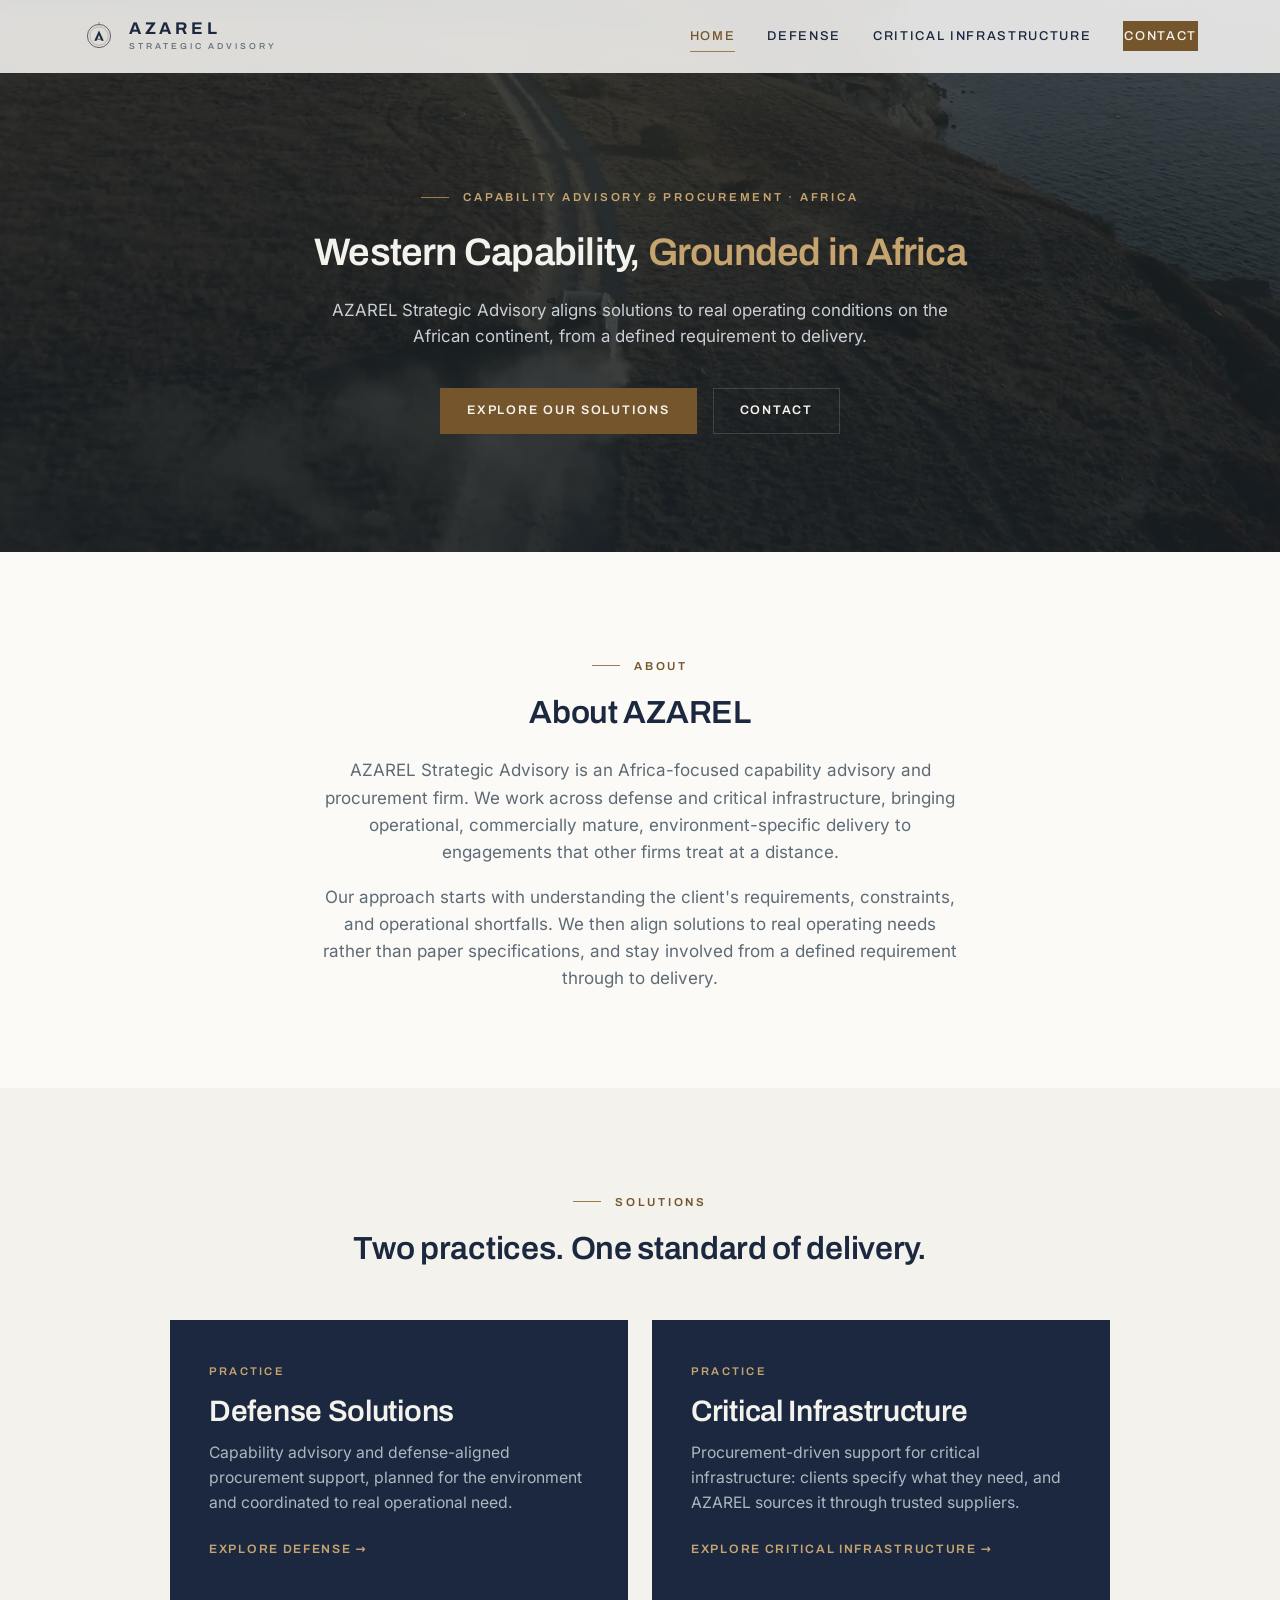
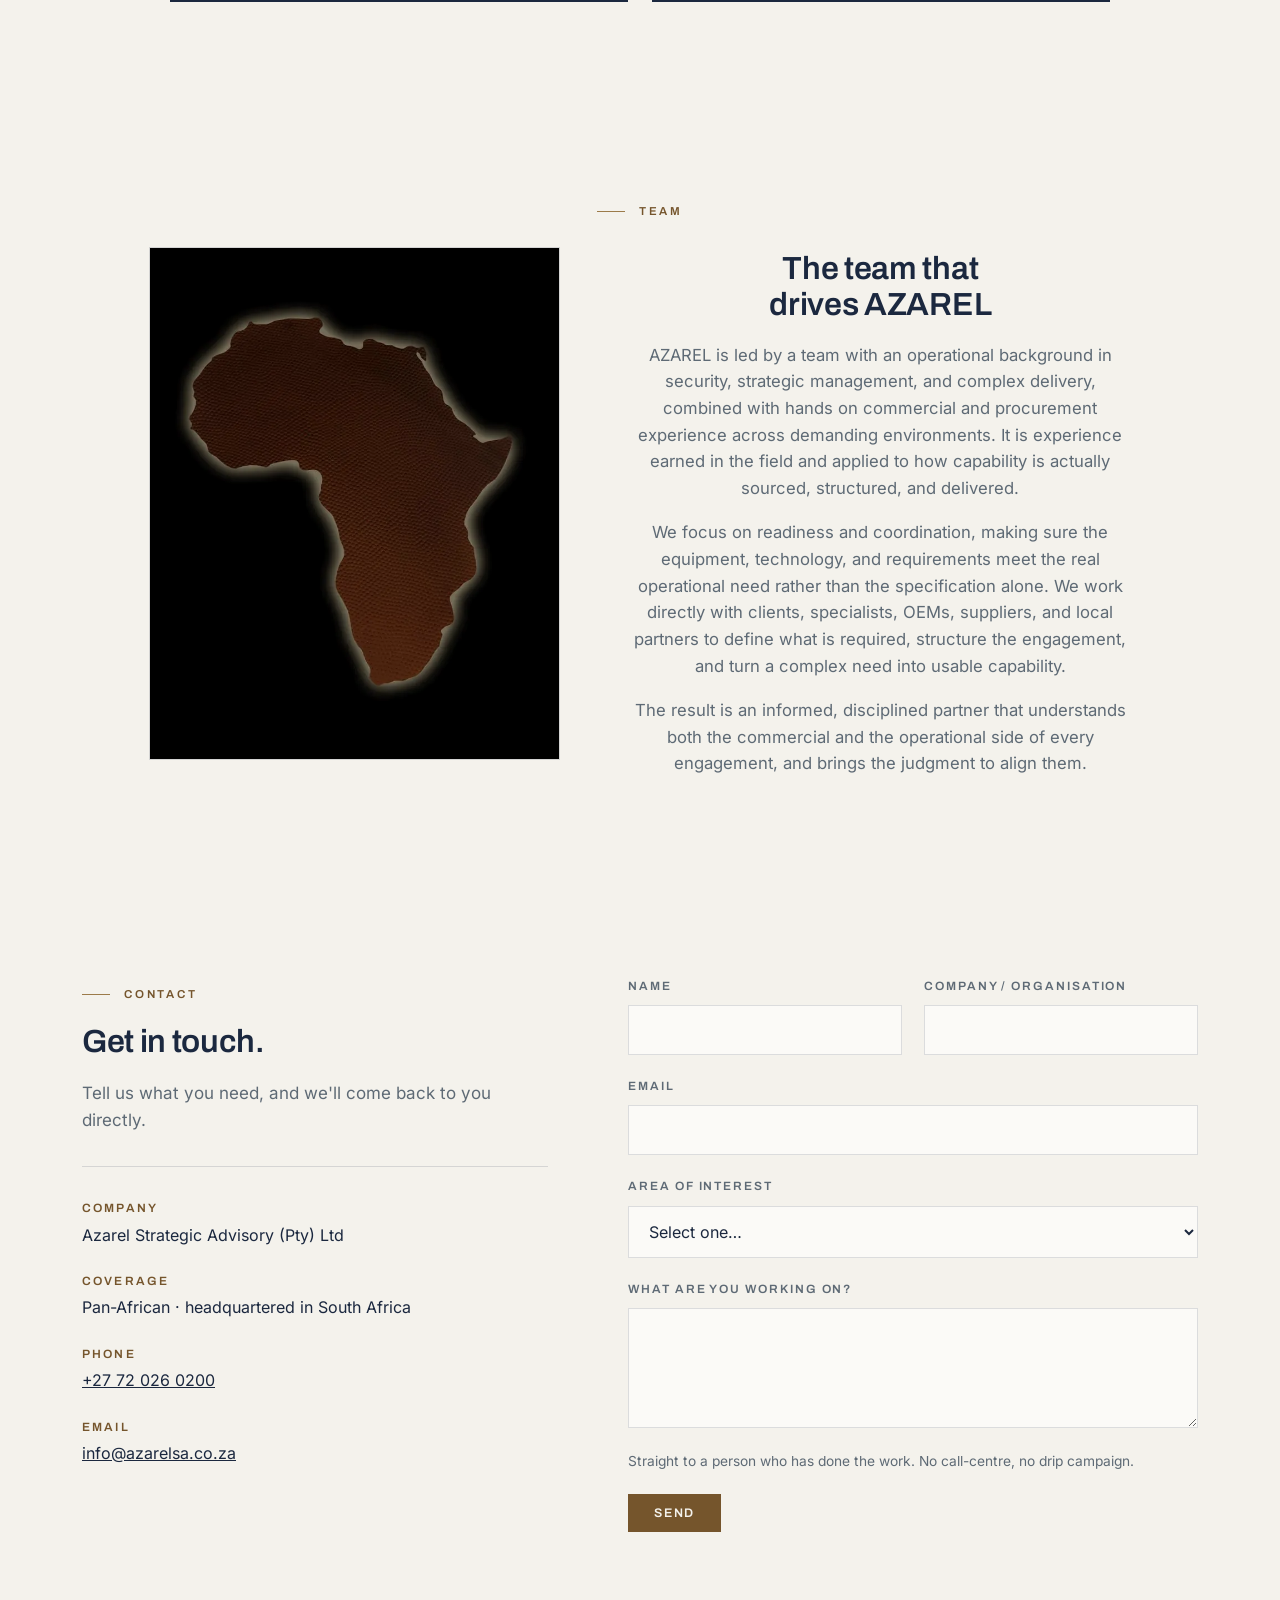
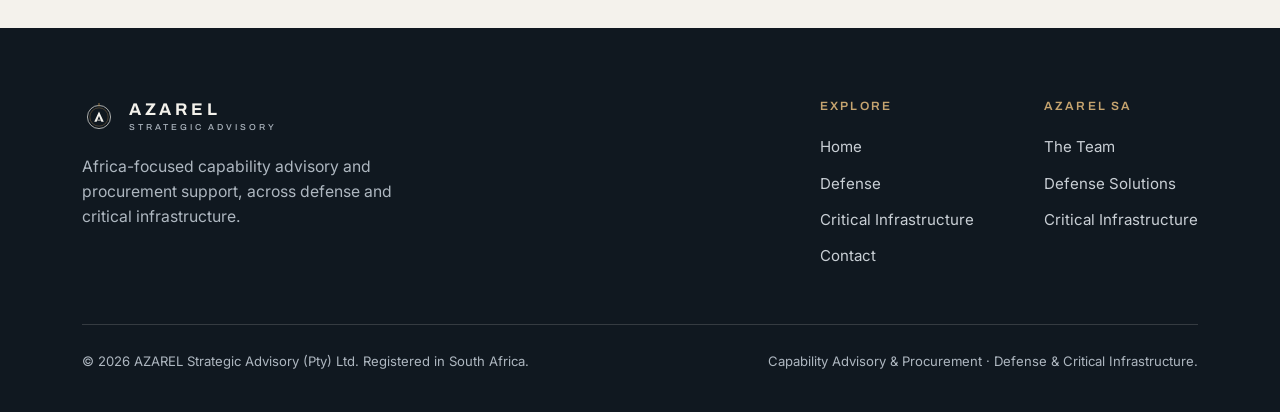
<file: index.html>
<!DOCTYPE html>
<html lang="en">
<head>
<meta charset="UTF-8">
<meta name="viewport" content="width=device-width, initial-scale=1.0">
<title>Defense &amp; Infrastructure Advisory in Africa | AZAREL</title>
<meta name="description" content="AZAREL Strategic Advisory is an Africa-focused capability advisory and procurement firm working across defense and critical infrastructure.">
<link rel="icon" href="data:image/svg+xml,%3Csvg xmlns='http://www.w3.org/2000/svg' viewBox='0 0 100 100'%3E%3Crect width='100' height='100' fill='%23101820'/%3E%3Ccircle cx='50' cy='50' r='34' fill='none' stroke='%23F4F2EC' stroke-width='3'/%3E%3Cpath d='M50 34 L64 64 L57 64 L50 47 L43 64 L36 64 Z' fill='%239C7B4A'/%3E%3C/svg%3E">
<meta property="og:type" content="website">
<meta property="og:site_name" content="AZAREL Strategic Advisory">
<meta property="og:title" content="Defense &amp; Infrastructure Advisory in Africa | AZAREL">
<meta property="og:description" content="AZAREL Strategic Advisory is an Africa-focused capability advisory and procurement firm working across defense and critical infrastructure.">
<meta property="og:image" content="https://azarelsa.com/assets/images/home-hero-poster.jpg">
<meta name="twitter:card" content="summary_large_image">
<meta name="twitter:image" content="https://azarelsa.com/assets/images/home-hero-poster.jpg">
<link rel="canonical" href="https://azarelsa.com/">
<meta property="og:url" content="https://azarelsa.com/">
<meta property="og:image:alt" content="Defense &amp; Infrastructure Advisory in Africa | AZAREL">
<meta name="twitter:title" content="Defense &amp; Infrastructure Advisory in Africa | AZAREL">
<meta name="twitter:description" content="AZAREL Strategic Advisory is an Africa-focused capability advisory and procurement firm working across defense and critical infrastructure.">
<link rel="preload" as="image" href="assets/images/home-hero-poster.webp" imagesrcset="assets/images/home-hero-poster-900.webp 900w, assets/images/home-hero-poster.webp 1600w" imagesizes="100vw" fetchpriority="high">
<link rel="preload" as="font" href="assets/fonts/archivo-latin-v1.woff2" type="font/woff2" crossorigin>
<link rel="preload" as="font" href="assets/fonts/inter-latin-v1.woff2" type="font/woff2" crossorigin>
<link rel="stylesheet" href="assets/css/site.css?v=seo-2">
<script type="application/ld+json">
{
  "@context": "https://schema.org",
  "@type": "Organization",
  "@id": "https://azarelsa.com/#organization",
  "name": "AZAREL Strategic Advisory",
  "legalName": "Azarel Strategic Advisory (Pty) Ltd",
  "url": "https://azarelsa.com/",
  "logo": "https://azarelsa.com/assets/images/azarel-logo.svg",
  "email": "info@azarelsa.co.za",
  "telephone": "+27720260200",
  "areaServed": "Africa"
}
</script>
</head>
<body>

<header class="nav" id="nav">
  <div class="nav-inner">
    <a href="/" class="brand" aria-label="AZAREL Strategic Advisory home">
      <svg class="mark" viewBox="0 0 100 100" fill="none" xmlns="http://www.w3.org/2000/svg" aria-hidden="true">
        <circle cx="50" cy="50" r="34" stroke="#1B283F" stroke-width="2"/><circle cx="50" cy="50" r="27" stroke="#9C7B4A" stroke-width="1.2"/>
        <rect x="48.6" y="9" width="2.8" height="10" fill="#9C7B4A"/><path d="M50 34 L64 64 L57 64 L50 47 L43 64 L36 64 Z" fill="#1B283F"/><rect x="45" y="58" width="10" height="2.4" fill="#1B283F"/>
      </svg>
      <span class="lockup"><span class="name">AZAREL</span><span class="sub">STRATEGIC ADVISORY</span></span>
    </a>
    <button class="nav-toggle" id="navToggle" aria-label="Toggle menu" aria-expanded="false" aria-controls="navLinks"><span></span><span></span><span></span></button>
    <nav class="nav-links" id="navLinks">
      <a href="/">Home</a>
      <a href="defense.html">Defense</a>
      <a href="critical-infrastructure.html">Critical Infrastructure</a>
      <a href="#contact" class="btn">Contact</a>
    </nav>
  </div>
</header>

<main id="top">

<!-- HERO / OVERVIEW -->
<!-- MEDIA: hero background video (assets/video/home-hero.mp4, vehicle driving, muted loop). Poster + navy fallback. -->
<section class="hero">
  <video class="hero-video" muted loop playsinline data-video preload="none" aria-hidden="true" tabindex="-1">
    <source data-src="assets/video/home-hero.mp4" type="video/mp4">
  </video>
  <img class="photo" src="assets/images/home-hero-poster.webp" srcset="assets/images/home-hero-poster-900.webp 900w, assets/images/home-hero-poster.webp 1600w" sizes="100vw" width="1600" height="900" alt="" fetchpriority="high" decoding="async">
  <div class="glow"></div>
  <div class="hero-inner">
    <span class="eyebrow">Capability Advisory &amp; Procurement · Africa</span>
    <h1>Western Capability, <span class="brass">Grounded in Africa</span></h1>
    <p class="support">AZAREL Strategic Advisory aligns solutions to real operating conditions on the African continent, from a defined requirement to delivery.</p>
    <div class="actions">
      <a href="#solutions" class="btn">Explore our solutions</a>
      <a href="#contact" class="btn ghost">Contact</a>
    </div>
  </div>
</section>

<!-- OVERVIEW -->
<section class="about-overview" id="about">
  <div class="wrap">
    <div class="sec-head">
      <span class="eyebrow">About</span>
      <h2>About AZAREL</h2>
    </div>
    <div class="prose">
      <p>AZAREL Strategic Advisory is an Africa-focused capability advisory and procurement firm. We work across defense and critical infrastructure, bringing operational, commercially mature, environment-specific delivery to engagements that other firms treat at a distance.</p>
      <p>Our approach starts with understanding the client's requirements, constraints, and operational shortfalls. We then align solutions to real operating needs rather than paper specifications, and stay involved from a defined requirement through to delivery.</p>
    </div>
  </div>
</section>

<!-- SOLUTIONS (two buttons) -->
<section class="solutions" id="solutions">
  <div class="wrap">
    <div class="sec-head">
      <span class="eyebrow">Solutions</span>
      <h2>Two practices. One standard of delivery.</h2>
    </div>
    <div class="sol-grid">
      <a class="sol-card" href="defense.html">
        <span class="sc-k">Practice</span>
        <h3>Defense Solutions</h3>
        <p>Capability advisory and defense-aligned procurement support, planned for the environment and coordinated to real operational need.</p>
        <span class="sc-go">Explore Defense →</span>
      </a>
      <a class="sol-card" href="critical-infrastructure.html">
        <span class="sc-k">Practice</span>
        <h3>Critical Infrastructure</h3>
        <p>Procurement-driven support for critical infrastructure: clients specify what they need, and AZAREL sources it through trusted suppliers.</p>
        <span class="sc-go">Explore Critical Infrastructure →</span>
      </a>
    </div>
  </div>
</section>

<!-- TEAM (main page only) -->
<section class="about" id="team">
  <div class="wrap">
    <span class="eyebrow">Team</span>
    <div class="about-media-grid">
      <!-- MEDIA: team feature image (assets/images/team-africa.jpg, portrait 2:3). -->
      <img class="about-figure" src="assets/images/team-africa.webp" loading="lazy" alt="A textured map of the African continent" width="736" height="1104">
      <div class="about-copy">
        <h2>The team that drives AZAREL</h2>
        <p>AZAREL is led by a team with an operational background in security, strategic management, and complex delivery, combined with hands on commercial and procurement experience across demanding environments. It is experience earned in the field and applied to how capability is actually sourced, structured, and delivered.</p>
        <p>We focus on readiness and coordination, making sure the equipment, technology, and requirements meet the real operational need rather than the specification alone. We work directly with clients, specialists, OEMs, suppliers, and local partners to define what is required, structure the engagement, and turn a complex need into usable capability.</p>
        <p>The result is an informed, disciplined partner that understands both the commercial and the operational side of every engagement, and brings the judgment to align them.</p>
      </div>
    </div>
  </div>
</section>

<!-- CONTACT -->
<section class="contact" id="contact">
  <div class="wrap">
    <div class="contact-grid">
      <div class="contact-lead">
        <span class="eyebrow">Contact</span>
        <h2>Get in touch.</h2>
        <p>Tell us what you need, and we'll come back to you directly.</p>
        <div class="contact-detail">
          <div class="row"><span class="k">Company</span><span class="v">Azarel Strategic Advisory (Pty) Ltd</span></div>
          <div class="row"><span class="k">Coverage</span><span class="v">Pan-African · headquartered in South Africa</span></div>
          <div class="row"><span class="k">Phone</span><a class="v" href="tel:+27720260200">+27 72 026 0200</a></div>
          <div class="row"><span class="k">Email</span><a class="v" href="mailto:info@azarelsa.co.za">info@azarelsa.co.za</a></div>
        </div>
      </div>
      <!-- FormSubmit: enquiries go to the info inbox, with Brendon and Dylan copied. -->
      <form id="contactForm" method="POST" action="https://formsubmit.co/51d0f501b914166a2df6131f5d294340">
        <input type="hidden" name="_url" value="https://azarelsa.com/">
        <input type="hidden" name="_cc" value="brendon@azarelsa.com,dylan@azarelsa.com">
        <input type="hidden" name="_subject" value="New enquiry from the AZAREL website">
        <input type="hidden" name="_template" value="table">
        <input type="hidden" name="_autoresponse" value="Thank you for contacting AZAREL Strategic Advisory. Your enquiry has been received, and our team will be in touch directly. If you need to add anything, please email info@azarelsa.co.za.">
        <input type="hidden" name="_next" value="https://azarelsa.com/#contact-success">
        <p id="contact-success" class="form-status" role="status" tabindex="-1"><strong>Thank you. Your enquiry has been submitted.</strong><br>We'll be in touch directly.</p>
        <div class="field-row">
          <div class="fld"><label for="name">Name</label><input type="text" id="name" name="name" required></div>
          <div class="fld"><label for="org">Company / Organisation</label><input type="text" id="org" name="org"></div>
        </div>
        <div class="fld"><label for="email">Email</label><input type="email" id="email" name="email" required></div>
        <div class="fld"><label for="interest">Area of interest</label>
          <select id="interest" name="interest" required>
            <option value="" disabled selected>Select one…</option>
            <option>Defense Solutions</option>
            <option>Critical Infrastructure</option>
            <option>General enquiry</option>
          </select>
        </div>
        <div class="fld"><label for="message">What are you working on?</label><textarea id="message" name="message" required></textarea></div>
        <p class="form-note">Straight to a person who has done the work. No call-centre, no drip campaign.</p>
        <button type="submit" class="btn">Send</button>
      </form>
    </div>
  </div>
</section>

</main>

<footer>
  <div class="wrap">
    <div class="foot-top">
      <div class="foot-brand">
        <a href="/" class="brand">
          <svg class="mark" viewBox="0 0 100 100" fill="none" xmlns="http://www.w3.org/2000/svg" aria-hidden="true">
            <circle cx="50" cy="50" r="34" stroke="#F4F2EC" stroke-width="2"/><circle cx="50" cy="50" r="27" stroke="#9C7B4A" stroke-width="1.2"/>
            <rect x="48.6" y="9" width="2.8" height="10" fill="#9C7B4A"/><path d="M50 34 L64 64 L57 64 L50 47 L43 64 L36 64 Z" fill="#F4F2EC"/><rect x="45" y="58" width="10" height="2.4" fill="#F4F2EC"/>
          </svg>
          <span class="lockup"><span class="name">AZAREL</span><span class="sub">STRATEGIC ADVISORY</span></span>
        </a>
        <p>Africa-focused capability advisory and procurement support, across defense and critical infrastructure.</p>
      </div>
      <div class="foot-nav">
        <div class="foot-col"><h3>Explore</h3><a href="/">Home</a><a href="defense.html">Defense</a><a href="critical-infrastructure.html">Critical Infrastructure</a><a href="#contact">Contact</a></div>
        <div class="foot-col"><h3>AZAREL SA</h3><a href="#team">The Team</a><a href="defense.html">Defense Solutions</a><a href="critical-infrastructure.html">Critical Infrastructure</a></div>
      </div>
    </div>
    <div class="foot-bot">
      <p>© <span data-year></span> AZAREL Strategic Advisory (Pty) Ltd. Registered in South Africa.</p>
      <p>Capability Advisory &amp; Procurement · Defense &amp; Critical Infrastructure.</p>
    </div>
  </div>
</footer>

<script src="assets/js/site.js?v=seo-1" defer></script>
</body>
</html>
</file>
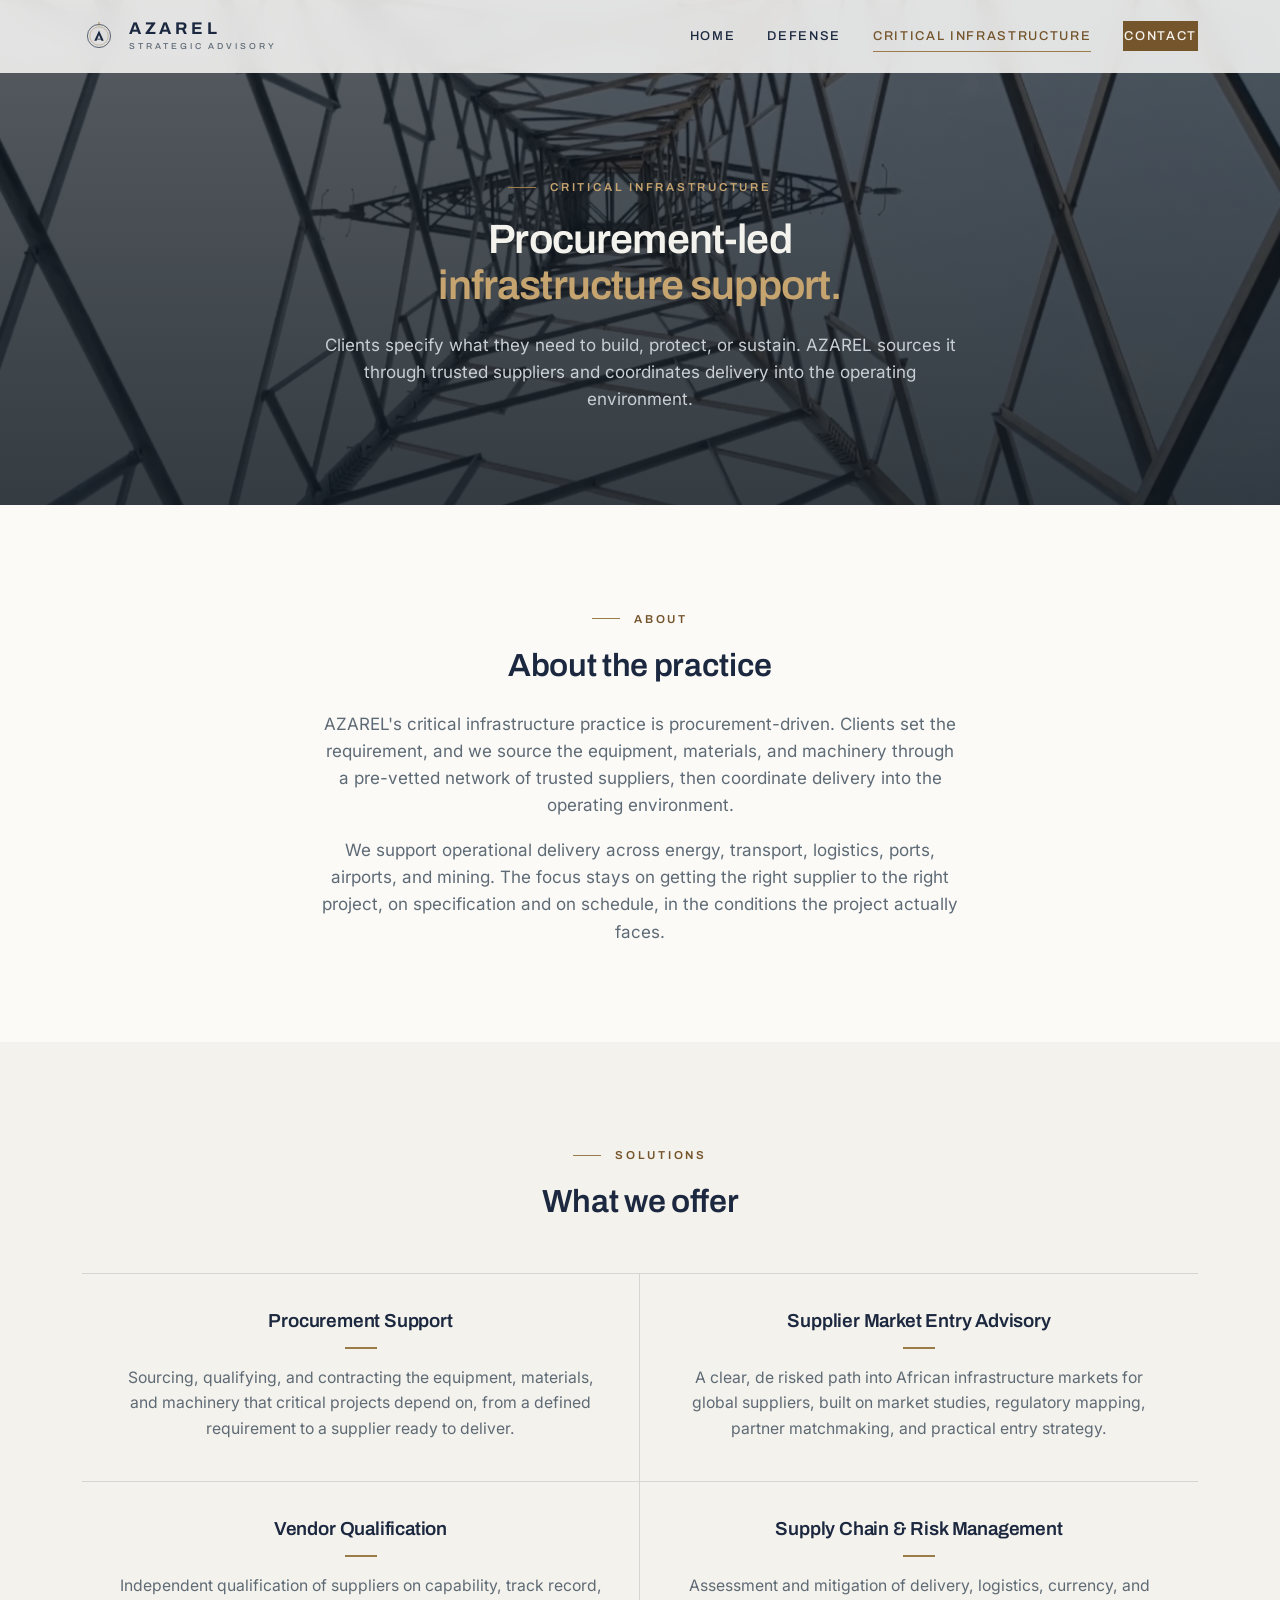
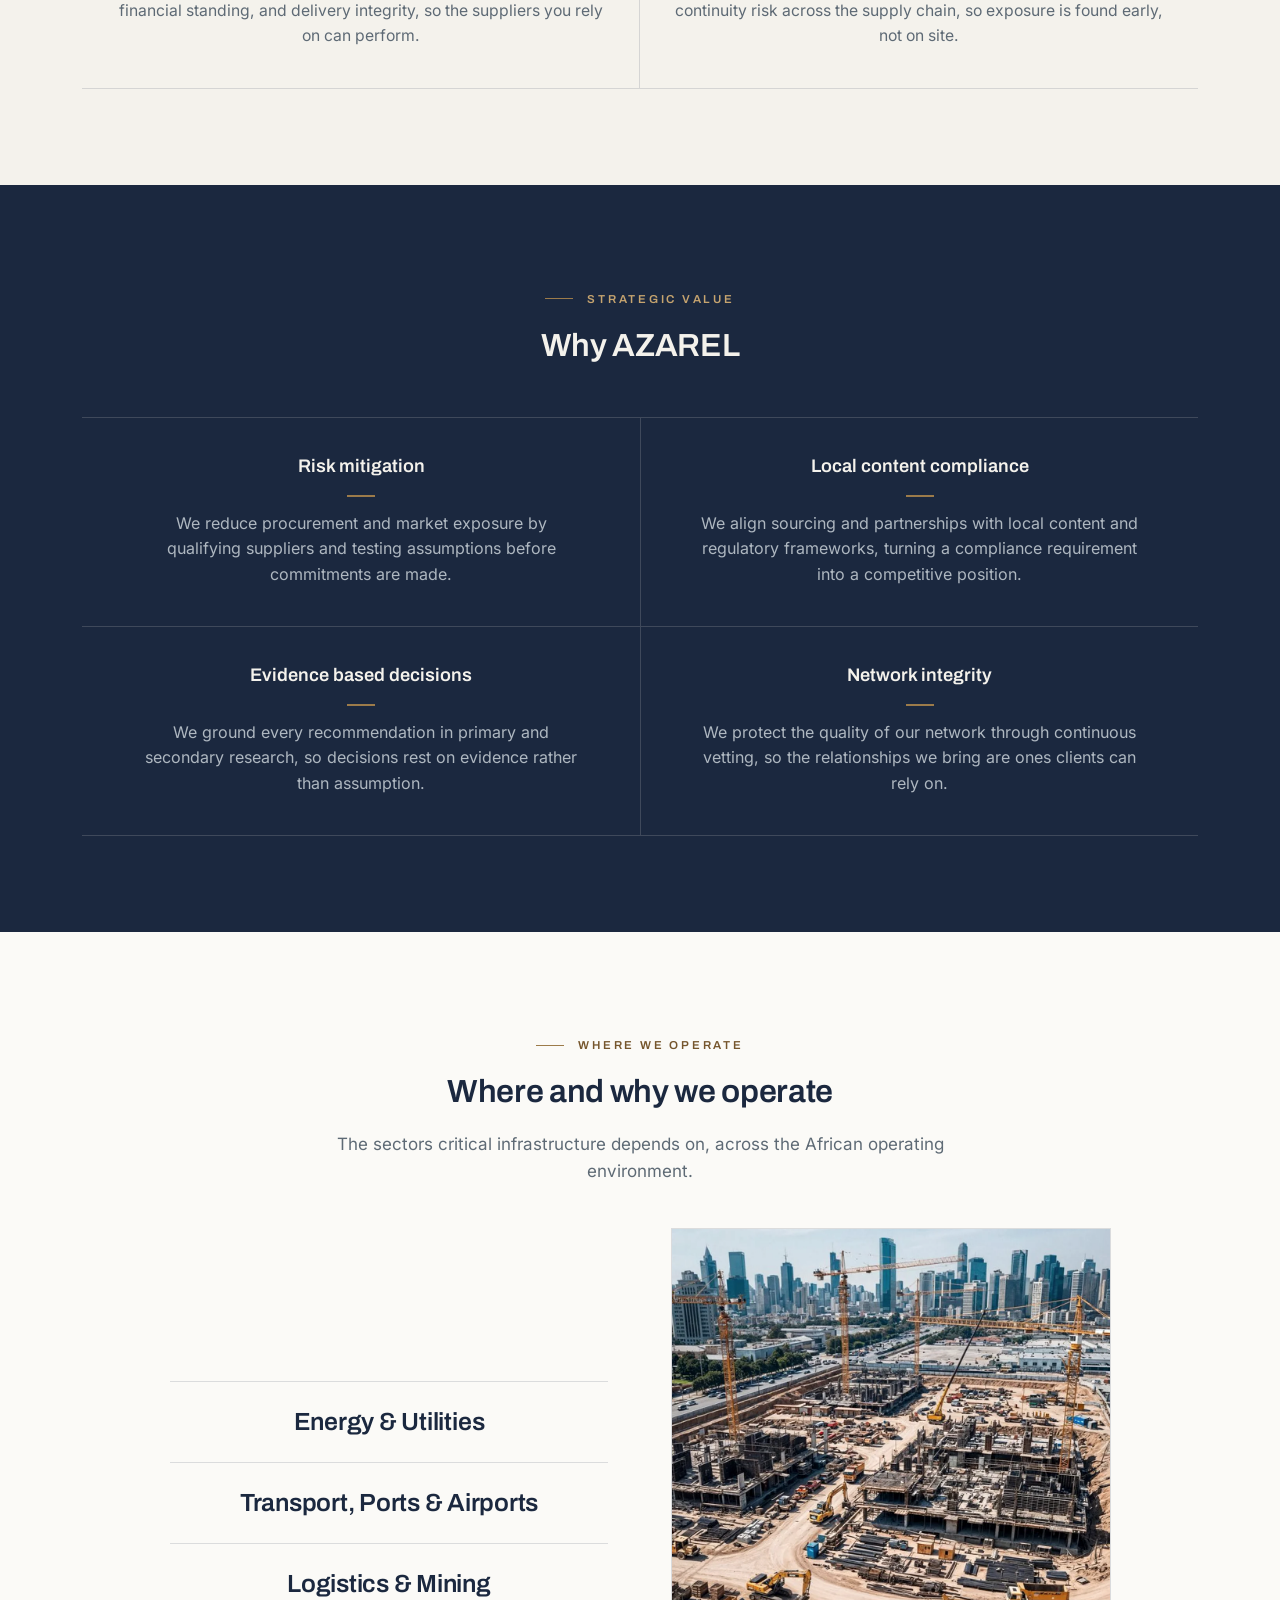
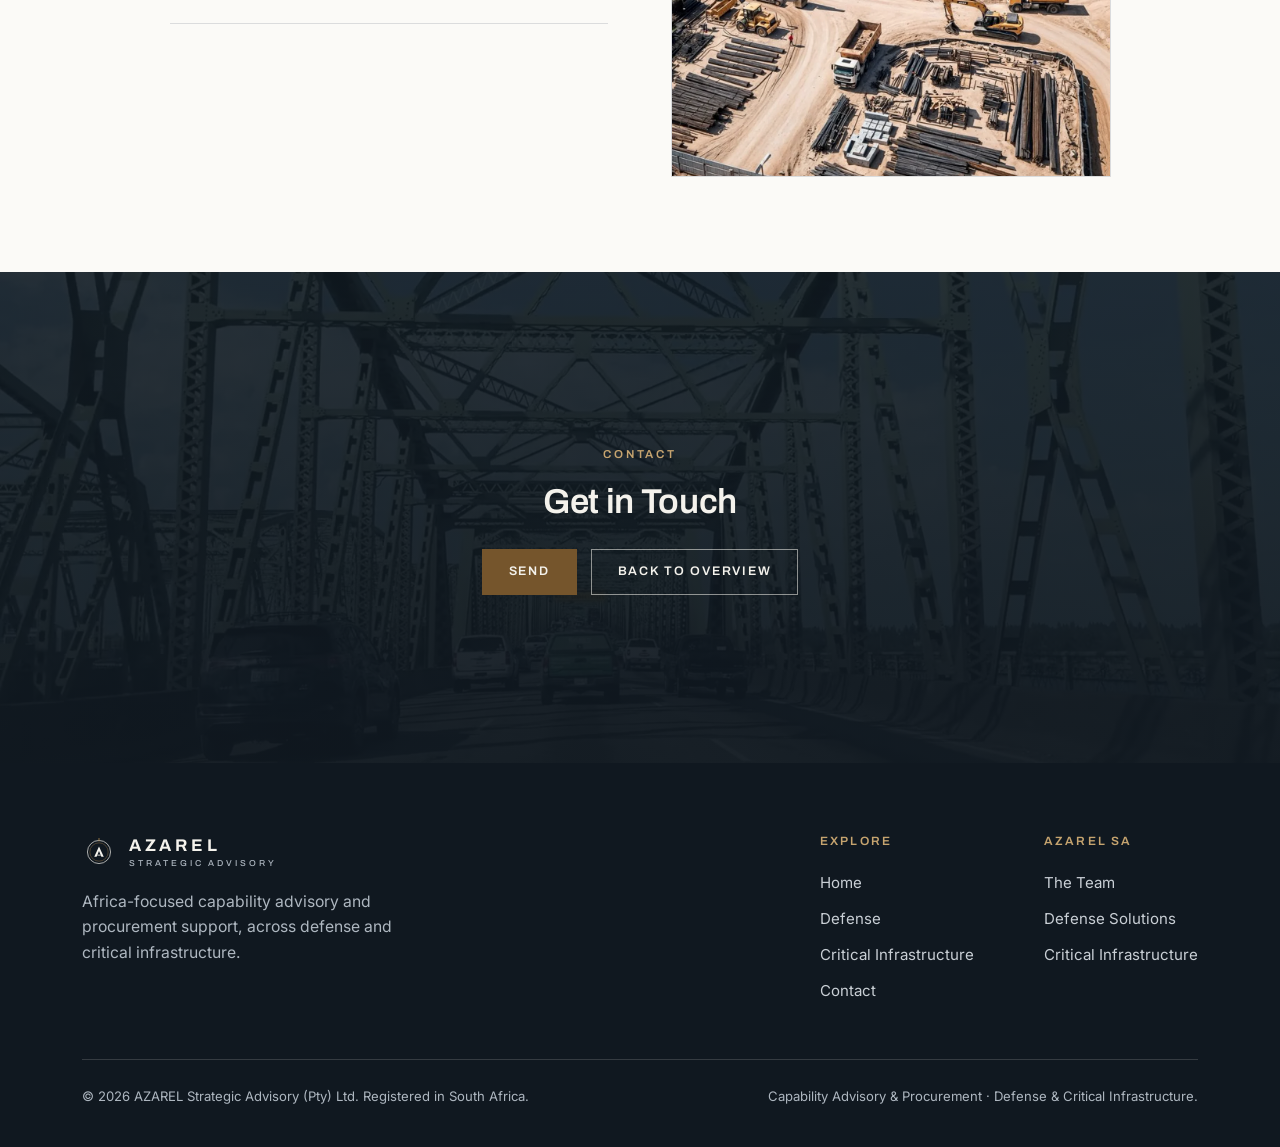
<file: critical-infrastructure.html>
<!DOCTYPE html>
<html lang="en">
<head>
<meta charset="UTF-8">
<meta name="viewport" content="width=device-width, initial-scale=1.0">
<title>Critical Infrastructure Procurement in Africa | AZAREL</title>
<meta name="description" content="Procurement support for critical infrastructure across Africa, including supplier qualification, market entry advice and supply chain risk management.">
<link rel="icon" href="data:image/svg+xml,%3Csvg xmlns='http://www.w3.org/2000/svg' viewBox='0 0 100 100'%3E%3Crect width='100' height='100' fill='%23101820'/%3E%3Ccircle cx='50' cy='50' r='34' fill='none' stroke='%23F4F2EC' stroke-width='3'/%3E%3Cpath d='M50 34 L64 64 L57 64 L50 47 L43 64 L36 64 Z' fill='%239C7B4A'/%3E%3C/svg%3E">
<meta property="og:site_name" content="AZAREL Strategic Advisory">
<meta property="og:type" content="website">
<meta property="og:title" content="Critical Infrastructure Procurement in Africa | AZAREL">
<meta property="og:description" content="Procurement support for critical infrastructure across Africa, including supplier qualification, market entry advice and supply chain risk management.">
<meta property="og:image" content="https://azarelsa.com/assets/images/a5.jpg">
<meta name="twitter:card" content="summary_large_image">
<meta name="twitter:image" content="https://azarelsa.com/assets/images/ci-tower-poster.jpg">
<link rel="canonical" href="https://azarelsa.com/critical-infrastructure.html">
<meta property="og:url" content="https://azarelsa.com/critical-infrastructure.html">
<meta property="og:image:alt" content="Critical Infrastructure Procurement in Africa | AZAREL">
<meta name="twitter:title" content="Critical Infrastructure Procurement in Africa | AZAREL">
<meta name="twitter:description" content="Procurement support for critical infrastructure across Africa, including supplier qualification, market entry advice and supply chain risk management.">
<link rel="preload" as="image" href="assets/images/ci-tower-poster.webp" imagesrcset="assets/images/ci-tower-poster-900.webp 900w, assets/images/ci-tower-poster.webp 1600w" imagesizes="100vw" fetchpriority="high">
<link rel="preload" as="font" href="assets/fonts/archivo-latin-v1.woff2" type="font/woff2" crossorigin>
<link rel="preload" as="font" href="assets/fonts/inter-latin-v1.woff2" type="font/woff2" crossorigin>
<link rel="stylesheet" href="assets/css/site.css?v=seo-2">
</head>
<body>

<header class="nav" id="nav">
  <div class="nav-inner">
    <a href="/" class="brand" aria-label="AZAREL Strategic Advisory home">
      <svg class="mark" viewBox="0 0 100 100" fill="none" xmlns="http://www.w3.org/2000/svg" aria-hidden="true">
        <circle cx="50" cy="50" r="34" stroke="#1B283F" stroke-width="2"/><circle cx="50" cy="50" r="27" stroke="#9C7B4A" stroke-width="1.2"/>
        <rect x="48.6" y="9" width="2.8" height="10" fill="#9C7B4A"/><path d="M50 34 L64 64 L57 64 L50 47 L43 64 L36 64 Z" fill="#1B283F"/><rect x="45" y="58" width="10" height="2.4" fill="#1B283F"/>
      </svg>
      <span class="lockup"><span class="name">AZAREL</span><span class="sub">STRATEGIC ADVISORY</span></span>
    </a>
    <button class="nav-toggle" id="navToggle" aria-label="Toggle menu" aria-expanded="false" aria-controls="navLinks"><span></span><span></span><span></span></button>
    <nav class="nav-links" id="navLinks">
      <a href="/">Home</a>
      <a href="defense.html">Defense</a>
      <a href="critical-infrastructure.html">Critical Infrastructure</a>
      <a href="/#contact" class="btn">Contact</a>
    </nav>
  </div>
</header>

<main id="top">

<!-- PAGE HERO -->
<section class="page-hero">
  <!-- MEDIA: transmission-tower background video (assets/video/ci-tower.mp4, muted loop). -->
  <video class="bg" muted loop playsinline data-video preload="none" aria-hidden="true" tabindex="-1">
    <source data-src="assets/video/ci-tower.mp4" type="video/mp4">
  </video>
  <img class="photo" src="assets/images/ci-tower-poster.webp" srcset="assets/images/ci-tower-poster-900.webp 900w, assets/images/ci-tower-poster.webp 1600w" sizes="100vw" width="1600" height="900" alt="" fetchpriority="high" decoding="async">
  <div class="page-hero-inner">
    <span class="eyebrow">Critical Infrastructure</span>
    <h1>Procurement-led <span class="brass">infrastructure support.</span></h1>
    <p>Clients specify what they need to build, protect, or sustain. AZAREL sources it through trusted suppliers and coordinates delivery into the operating environment.</p>
  </div>
</section>

<!-- ABOUT -->
<section class="about-overview" id="about">
  <div class="wrap">
    <div class="sec-head">
      <span class="eyebrow">About</span>
      <h2>About the practice</h2>
    </div>
    <div class="prose">
      <p>AZAREL's critical infrastructure practice is procurement-driven. Clients set the requirement, and we source the equipment, materials, and machinery through a pre-vetted network of trusted suppliers, then coordinate delivery into the operating environment.</p>
      <p>We support operational delivery across energy, transport, logistics, ports, airports, and mining. The focus stays on getting the right supplier to the right project, on specification and on schedule, in the conditions the project actually faces.</p>
    </div>
  </div>
</section>

<!-- SOLUTIONS -->
<section class="offer" id="solutions">
  <div class="wrap">
    <div class="sec-head">
      <span class="eyebrow">Solutions</span>
      <h2>What we offer</h2>
    </div>
    <div class="offer-grid">
      <div class="offer-item">
        <h3>Procurement Support</h3><div class="rule"></div>
        <p>Sourcing, qualifying, and contracting the equipment, materials, and machinery that critical projects depend on, from a defined requirement to a supplier ready to deliver.</p>
      </div>
      <div class="offer-item">
        <h3>Supplier Market Entry Advisory</h3><div class="rule"></div>
        <p>A clear, de risked path into African infrastructure markets for global suppliers, built on market studies, regulatory mapping, partner matchmaking, and practical entry strategy.</p>
      </div>
      <div class="offer-item">
        <h3>Vendor Qualification</h3><div class="rule"></div>
        <p>Independent qualification of suppliers on capability, track record, financial standing, and delivery integrity, so the suppliers you rely on can perform.</p>
      </div>
      <div class="offer-item">
        <h3>Supply Chain &amp; Risk Management</h3><div class="rule"></div>
        <p>Assessment and mitigation of delivery, logistics, currency, and continuity risk across the supply chain, so exposure is found early, not on site.</p>
      </div>
    </div>
  </div>
</section>

<!-- WHY AZAREL -->
<section class="why" id="why">
  <div class="wrap">
    <div class="sec-head on-dark">
      <span class="eyebrow">Strategic Value</span>
      <h2>Why AZAREL</h2>
    </div>
    <div class="values">
      <div class="v-item"><div class="vk">Risk mitigation</div><div class="rule"></div><p>We reduce procurement and market exposure by qualifying suppliers and testing assumptions before commitments are made.</p></div>
      <div class="v-item"><div class="vk">Local content compliance</div><div class="rule"></div><p>We align sourcing and partnerships with local content and regulatory frameworks, turning a compliance requirement into a competitive position.</p></div>
      <div class="v-item"><div class="vk">Evidence based decisions</div><div class="rule"></div><p>We ground every recommendation in primary and secondary research, so decisions rest on evidence rather than assumption.</p></div>
      <div class="v-item"><div class="vk">Network integrity</div><div class="rule"></div><p>We protect the quality of our network through continuous vetting, so the relationships we bring are ones clients can rely on.</p></div>
    </div>
  </div>
</section>

<!-- WHERE / WHY WE OPERATE -->
<section class="operate" id="operate">
  <div class="wrap">
    <div class="sec-head">
      <span class="eyebrow">Where We Operate</span>
      <h2>Where and why we operate</h2>
      <p>The sectors critical infrastructure depends on, across the African operating environment.</p>
    </div>
    <div class="operate-grid">
      <ul class="operate-list">
        <li>Energy &amp; Utilities</li>
        <li>Transport, Ports &amp; Airports</li>
        <li>Logistics &amp; Mining</li>
      </ul>
      <!-- MEDIA: operating-environment photo (assets/images/a5.jpg, portrait ~4:5). -->
      <div class="operate-figure">
        <img src="assets/images/a5.webp" loading="lazy" alt="An active infrastructure construction site" width="1120" height="1600">
      </div>
    </div>
  </div>
</section>

<!-- CTA -->
<section class="getintouch">
  <!-- MEDIA: ambient background video (assets/video/ci-bottom.mp4, muted loop). -->
  <img class="bg" src="assets/images/ci-bottom-poster.webp" loading="lazy" decoding="async" width="1600" height="900" alt="">
  <video class="bg" muted loop playsinline data-video preload="none" aria-hidden="true" tabindex="-1">
    <source data-src="assets/video/ci-bottom.mp4" type="video/mp4">
  </video>
  <div class="getintouch-inner">
    <span class="eyebrow center">Contact</span>
    <h2>Get in Touch</h2>
    <div class="actions"><a href="/#contact" class="btn on-dark">Send</a><a href="/" class="btn ghost">Back to Overview</a></div>
  </div>
</section>

</main>

<footer>
  <div class="wrap">
    <div class="foot-top">
      <div class="foot-brand">
        <a href="/" class="brand">
          <svg class="mark" viewBox="0 0 100 100" fill="none" xmlns="http://www.w3.org/2000/svg" aria-hidden="true">
            <circle cx="50" cy="50" r="34" stroke="#F4F2EC" stroke-width="2"/><circle cx="50" cy="50" r="27" stroke="#9C7B4A" stroke-width="1.2"/>
            <rect x="48.6" y="9" width="2.8" height="10" fill="#9C7B4A"/><path d="M50 34 L64 64 L57 64 L50 47 L43 64 L36 64 Z" fill="#F4F2EC"/><rect x="45" y="58" width="10" height="2.4" fill="#F4F2EC"/>
          </svg>
          <span class="lockup"><span class="name">AZAREL</span><span class="sub">STRATEGIC ADVISORY</span></span>
        </a>
        <p>Africa-focused capability advisory and procurement support, across defense and critical infrastructure.</p>
      </div>
      <div class="foot-nav">
        <div class="foot-col"><h3>Explore</h3><a href="/">Home</a><a href="defense.html">Defense</a><a href="critical-infrastructure.html">Critical Infrastructure</a><a href="/#contact">Contact</a></div>
        <div class="foot-col"><h3>AZAREL SA</h3><a href="/#team">The Team</a><a href="defense.html">Defense Solutions</a><a href="critical-infrastructure.html">Critical Infrastructure</a></div>
      </div>
    </div>
    <div class="foot-bot">
      <p>© <span data-year></span> AZAREL Strategic Advisory (Pty) Ltd. Registered in South Africa.</p>
      <p>Capability Advisory &amp; Procurement · Defense &amp; Critical Infrastructure.</p>
    </div>
  </div>
</footer>

<script src="assets/js/site.js?v=seo-1" defer></script>
</body>
</html>
</file>
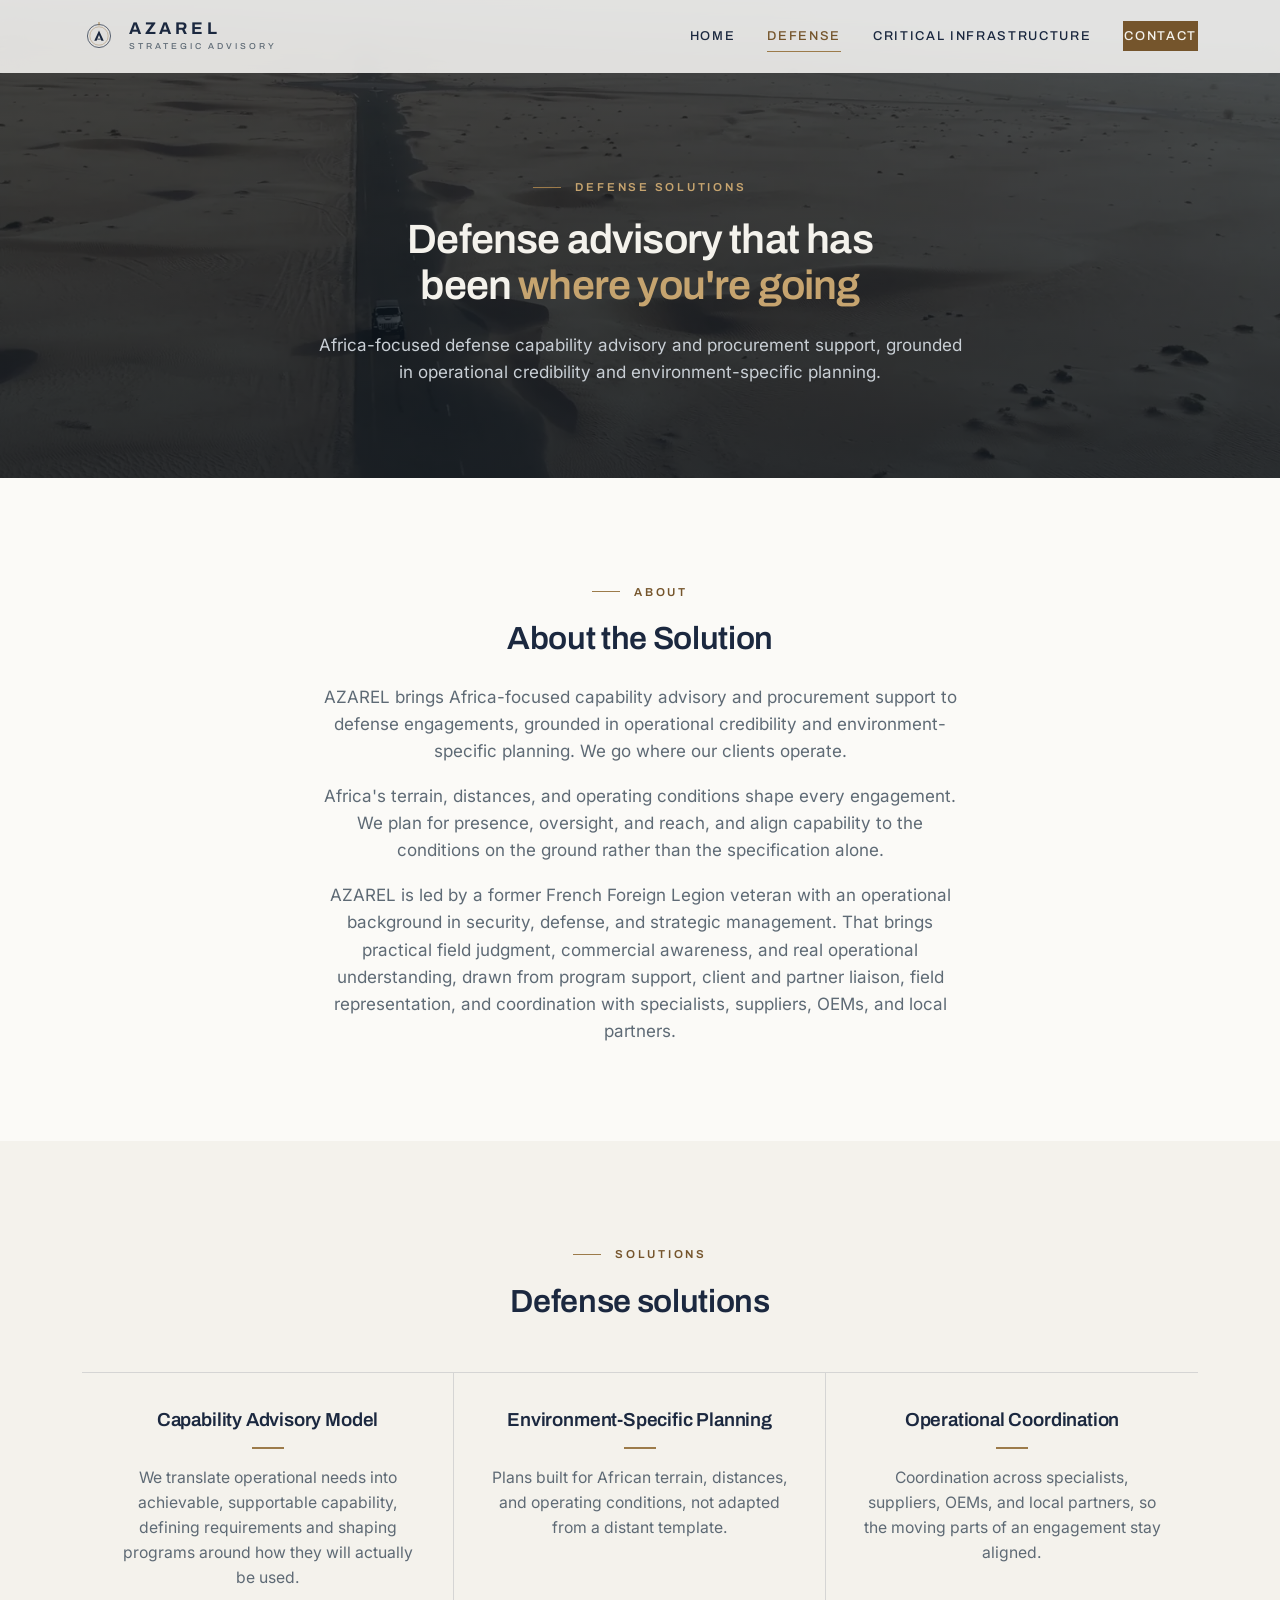
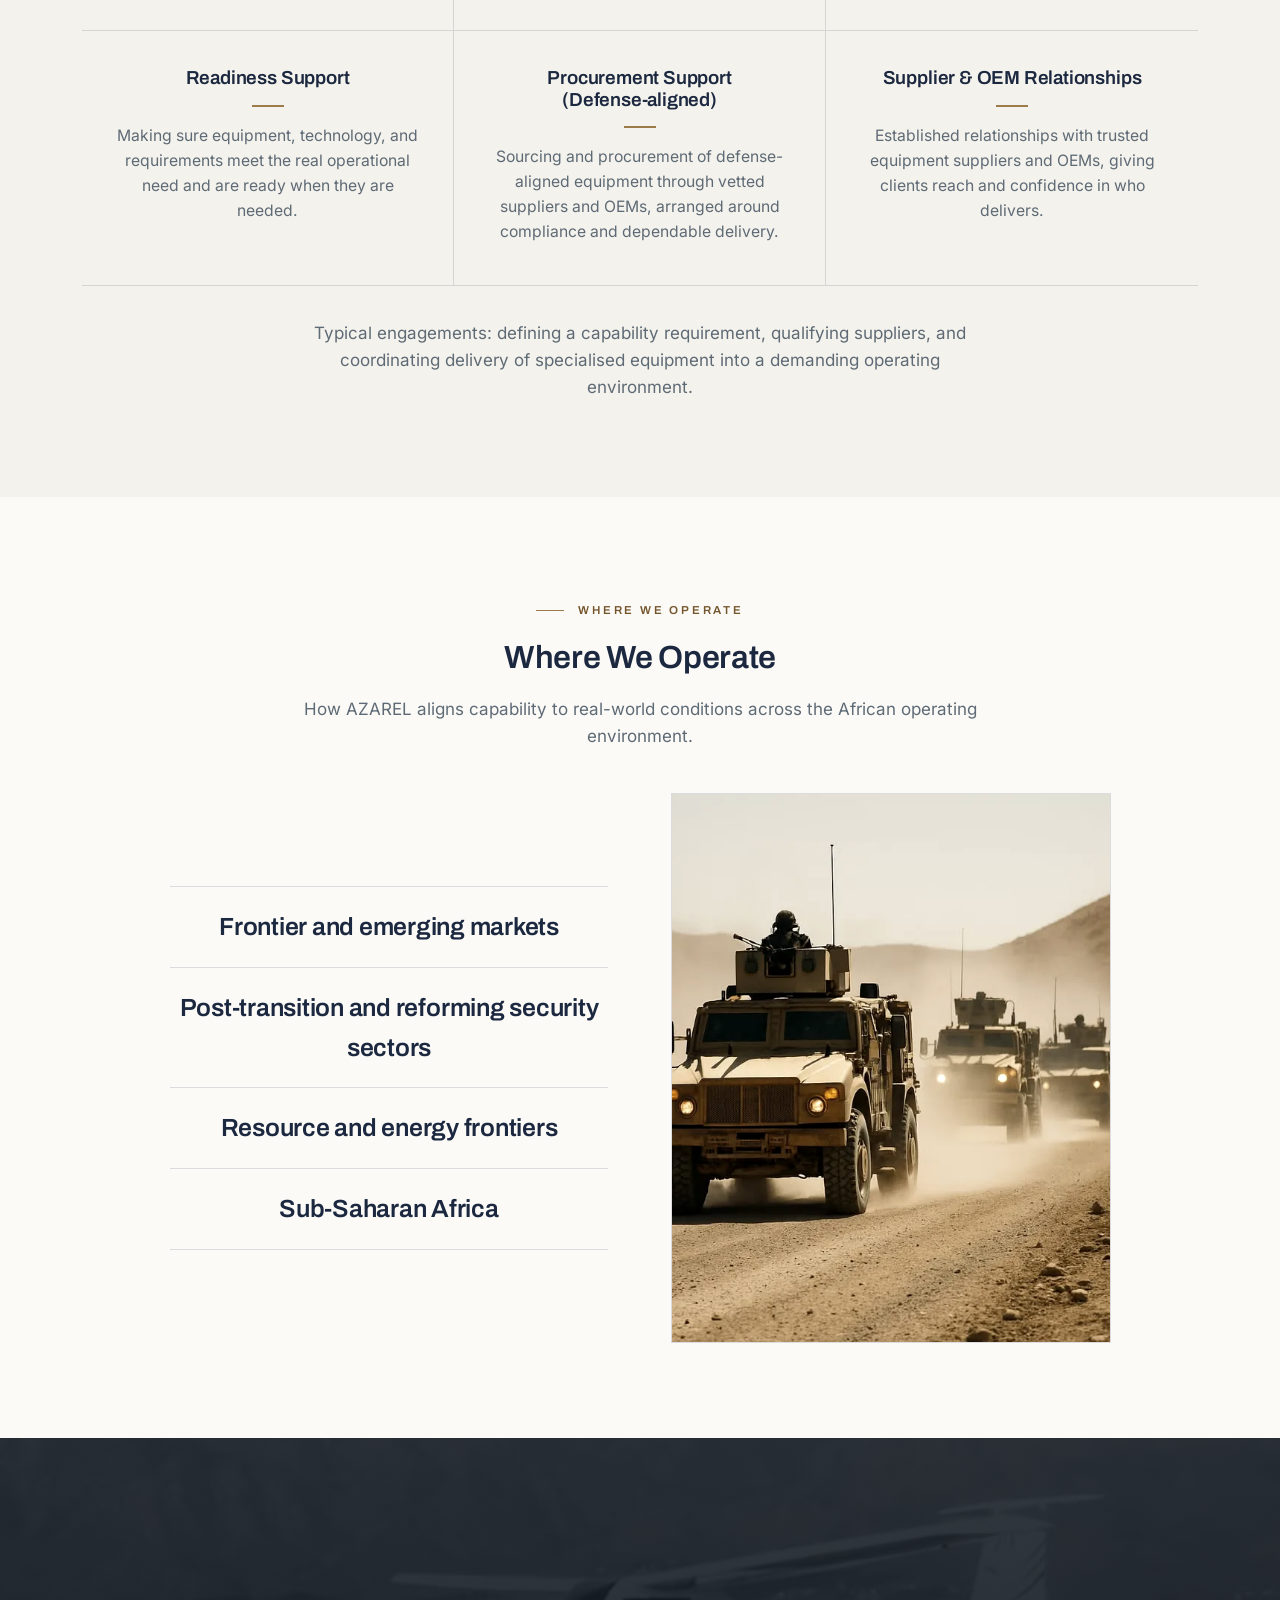
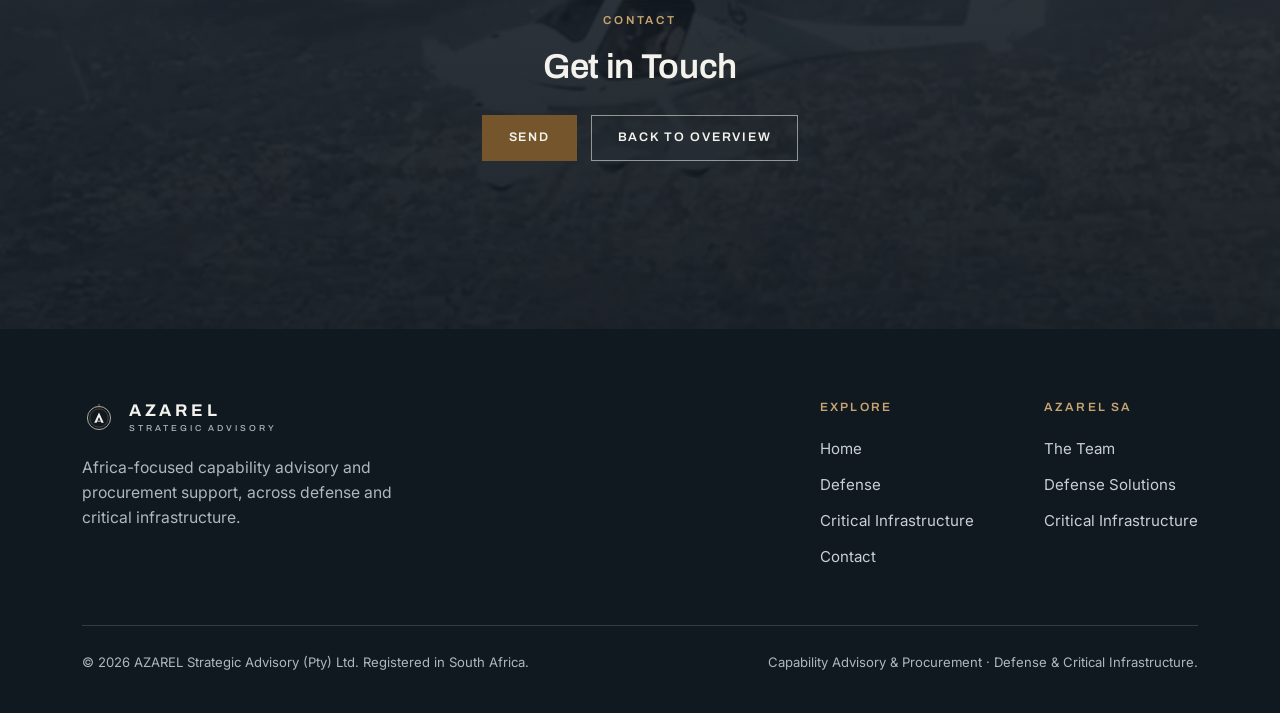
<file: defense.html>
<!DOCTYPE html>
<html lang="en">
<head>
<meta charset="UTF-8">
<meta name="viewport" content="width=device-width, initial-scale=1.0">
<title>Defense Advisory &amp; Procurement in Africa | AZAREL</title>
<meta name="description" content="Africa-focused defense capability advisory, procurement support and operational coordination, grounded in experience and planned for local conditions.">
<link rel="icon" href="data:image/svg+xml,%3Csvg xmlns='http://www.w3.org/2000/svg' viewBox='0 0 100 100'%3E%3Crect width='100' height='100' fill='%23101820'/%3E%3Ccircle cx='50' cy='50' r='34' fill='none' stroke='%23F4F2EC' stroke-width='3'/%3E%3Cpath d='M50 34 L64 64 L57 64 L50 47 L43 64 L36 64 Z' fill='%239C7B4A'/%3E%3C/svg%3E">
<meta property="og:site_name" content="AZAREL Strategic Advisory">
<meta property="og:type" content="website">
<meta property="og:title" content="Defense Advisory &amp; Procurement in Africa | AZAREL">
<meta property="og:description" content="Africa-focused defense capability advisory, procurement support and operational coordination, grounded in experience and planned for local conditions.">
<meta property="og:image" content="https://azarelsa.com/assets/images/def-hero.jpg">
<meta name="twitter:card" content="summary_large_image">
<meta name="twitter:image" content="https://azarelsa.com/assets/images/defense-hero-poster.jpg">
<link rel="canonical" href="https://azarelsa.com/defense.html">
<meta property="og:url" content="https://azarelsa.com/defense.html">
<meta property="og:image:alt" content="Defense Advisory &amp; Procurement in Africa | AZAREL">
<meta name="twitter:title" content="Defense Advisory &amp; Procurement in Africa | AZAREL">
<meta name="twitter:description" content="Africa-focused defense capability advisory, procurement support and operational coordination, grounded in experience and planned for local conditions.">
<link rel="preload" as="image" href="assets/images/defense-hero-poster.webp" imagesrcset="assets/images/defense-hero-poster-900.webp 900w, assets/images/defense-hero-poster.webp 1600w" imagesizes="100vw" fetchpriority="high">
<link rel="preload" as="font" href="assets/fonts/archivo-latin-v1.woff2" type="font/woff2" crossorigin>
<link rel="preload" as="font" href="assets/fonts/inter-latin-v1.woff2" type="font/woff2" crossorigin>
<link rel="stylesheet" href="assets/css/site.css?v=seo-2">
</head>
<body>

<header class="nav" id="nav">
  <div class="nav-inner">
    <a href="/" class="brand" aria-label="AZAREL Strategic Advisory home">
      <svg class="mark" viewBox="0 0 100 100" fill="none" xmlns="http://www.w3.org/2000/svg" aria-hidden="true">
        <circle cx="50" cy="50" r="34" stroke="#1B283F" stroke-width="2"/><circle cx="50" cy="50" r="27" stroke="#9C7B4A" stroke-width="1.2"/>
        <rect x="48.6" y="9" width="2.8" height="10" fill="#9C7B4A"/><path d="M50 34 L64 64 L57 64 L50 47 L43 64 L36 64 Z" fill="#1B283F"/><rect x="45" y="58" width="10" height="2.4" fill="#1B283F"/>
      </svg>
      <span class="lockup"><span class="name">AZAREL</span><span class="sub">STRATEGIC ADVISORY</span></span>
    </a>
    <button class="nav-toggle" id="navToggle" aria-label="Toggle menu" aria-expanded="false" aria-controls="navLinks"><span></span><span></span><span></span></button>
    <nav class="nav-links" id="navLinks">
      <a href="/">Home</a>
      <a href="defense.html">Defense</a>
      <a href="critical-infrastructure.html">Critical Infrastructure</a>
      <a href="/#contact" class="btn">Contact</a>
    </nav>
  </div>
</header>

<main id="top">

<!-- PAGE HERO -->
<section class="page-hero">
  <!-- MEDIA: vehicle-driving background video (assets/video/defense-hero.mp4, muted loop). -->
  <video class="bg" muted loop playsinline data-video preload="none" aria-hidden="true" tabindex="-1">
    <source data-src="assets/video/defense-hero.mp4" type="video/mp4">
  </video>
  <img class="photo" src="assets/images/defense-hero-poster.webp" srcset="assets/images/defense-hero-poster-900.webp 900w, assets/images/defense-hero-poster.webp 1600w" sizes="100vw" width="1600" height="900" alt="" fetchpriority="high" decoding="async">
  <div class="page-hero-inner">
    <span class="eyebrow">Defense Solutions</span>
    <h1>Defense advisory that has been <span class="brass">where you're going</span></h1>
    <p>Africa-focused defense capability advisory and procurement support, grounded in operational credibility and environment-specific planning.</p>
  </div>
</section>

<!-- ABOUT -->
<section class="about-overview" id="about">
  <div class="wrap">
    <div class="sec-head">
      <span class="eyebrow">About</span>
      <h2>About the Solution</h2>
    </div>
    <div class="prose">
      <p>AZAREL brings Africa-focused capability advisory and procurement support to defense engagements, grounded in operational credibility and environment-specific planning. We go where our clients operate.</p>
      <p>Africa's terrain, distances, and operating conditions shape every engagement. We plan for presence, oversight, and reach, and align capability to the conditions on the ground rather than the specification alone.</p>
      <p>AZAREL is led by a former French Foreign Legion veteran with an operational background in security, defense, and strategic management. That brings practical field judgment, commercial awareness, and real operational understanding, drawn from program support, client and partner liaison, field representation, and coordination with specialists, suppliers, OEMs, and local partners.</p>
    </div>
  </div>
</section>

<!-- SOLUTIONS -->
<section class="offer" id="solutions">
  <div class="wrap">
    <div class="sec-head">
      <span class="eyebrow">Solutions</span>
      <h2>Defense solutions</h2>
    </div>
    <div class="offer-grid three">
      <div class="offer-item">
        <h3>Capability Advisory Model</h3><div class="rule"></div>
        <p>We translate operational needs into achievable, supportable capability, defining requirements and shaping programs around how they will actually be used.</p>
      </div>
      <div class="offer-item">
        <h3>Environment-Specific Planning</h3><div class="rule"></div>
        <p>Plans built for African terrain, distances, and operating conditions, not adapted from a distant template.</p>
      </div>
      <div class="offer-item">
        <h3>Operational Coordination</h3><div class="rule"></div>
        <p>Coordination across specialists, suppliers, OEMs, and local partners, so the moving parts of an engagement stay aligned.</p>
      </div>
      <div class="offer-item">
        <h3>Readiness Support</h3><div class="rule"></div>
        <p>Making sure equipment, technology, and requirements meet the real operational need and are ready when they are needed.</p>
      </div>
      <div class="offer-item">
        <h3>Procurement Support (Defense-aligned)</h3><div class="rule"></div>
        <p>Sourcing and procurement of defense-aligned equipment through vetted suppliers and OEMs, arranged around compliance and dependable delivery.</p>
      </div>
      <div class="offer-item">
        <h3>Supplier &amp; OEM Relationships</h3><div class="rule"></div>
        <p>Established relationships with trusted equipment suppliers and OEMs, giving clients reach and confidence in who delivers.</p>
      </div>
    </div>
    <div class="sec-head" style="margin-top:34px">
      <p>Typical engagements: defining a capability requirement, qualifying suppliers, and coordinating delivery of specialised equipment into a demanding operating environment.</p>
    </div>
  </div>
</section>

<!-- WHERE / WHY WE OPERATE (matches the CI page structure) -->
<section class="operate" id="operate">
  <div class="wrap">
    <div class="sec-head">
      <span class="eyebrow">Where We Operate</span>
      <h2>Where We Operate</h2>
      <p>How AZAREL aligns capability to real-world conditions across the African operating environment.</p>
    </div>
    <div class="operate-grid">
      <ul class="operate-list">
        <li>Frontier and emerging markets</li>
        <li>Post-transition and reforming security sectors</li>
        <li>Resource and energy frontiers</li>
        <li>Sub-Saharan Africa</li>
      </ul>
      <!-- MEDIA: operating-environment photo (assets/images/def-operate.jpg, portrait ~4:5). -->
      <div class="operate-figure">
        <img src="assets/images/def-operate.webp" loading="lazy" alt="A vehicle movement across open African terrain" width="736" height="736">
      </div>
    </div>
  </div>
</section>

<!-- CTA -->
<section class="getintouch">
  <!-- MEDIA: aircraft background video (assets/video/defense-plane.mp4, muted loop). -->
  <img class="bg plane" src="assets/images/defense-plane-poster.webp" loading="lazy" decoding="async" width="608" height="1080" alt="">
  <video class="bg plane" muted loop playsinline data-video preload="none" aria-hidden="true" tabindex="-1">
    <source data-src="assets/video/defense-plane.mp4" type="video/mp4">
  </video>
  <div class="getintouch-inner">
    <span class="eyebrow center">Contact</span>
    <h2>Get in Touch</h2>
    <div class="actions"><a href="/#contact" class="btn on-dark">Send</a><a href="/" class="btn ghost">Back to Overview</a></div>
  </div>
</section>

</main>

<footer>
  <div class="wrap">
    <div class="foot-top">
      <div class="foot-brand">
        <a href="/" class="brand">
          <svg class="mark" viewBox="0 0 100 100" fill="none" xmlns="http://www.w3.org/2000/svg" aria-hidden="true">
            <circle cx="50" cy="50" r="34" stroke="#F4F2EC" stroke-width="2"/><circle cx="50" cy="50" r="27" stroke="#9C7B4A" stroke-width="1.2"/>
            <rect x="48.6" y="9" width="2.8" height="10" fill="#9C7B4A"/><path d="M50 34 L64 64 L57 64 L50 47 L43 64 L36 64 Z" fill="#F4F2EC"/><rect x="45" y="58" width="10" height="2.4" fill="#F4F2EC"/>
          </svg>
          <span class="lockup"><span class="name">AZAREL</span><span class="sub">STRATEGIC ADVISORY</span></span>
        </a>
        <p>Africa-focused capability advisory and procurement support, across defense and critical infrastructure.</p>
      </div>
      <div class="foot-nav">
        <div class="foot-col"><h3>Explore</h3><a href="/">Home</a><a href="defense.html">Defense</a><a href="critical-infrastructure.html">Critical Infrastructure</a><a href="/#contact">Contact</a></div>
        <div class="foot-col"><h3>AZAREL SA</h3><a href="/#team">The Team</a><a href="defense.html">Defense Solutions</a><a href="critical-infrastructure.html">Critical Infrastructure</a></div>
      </div>
    </div>
    <div class="foot-bot">
      <p>© <span data-year></span> AZAREL Strategic Advisory (Pty) Ltd. Registered in South Africa.</p>
      <p>Capability Advisory &amp; Procurement · Defense &amp; Critical Infrastructure.</p>
    </div>
  </div>
</footer>

<script src="assets/js/site.js?v=seo-1" defer></script>
</body>
</html>
</file>
<file: assets/css/site.css>
@font-face{font-family:Archivo;font-style:normal;font-weight:400 700;font-display:swap;src:url('../fonts/archivo-latin-v1.woff2') format('woff2')}
@font-face{font-family:Inter;font-style:normal;font-weight:400 700;font-display:swap;src:url('../fonts/inter-latin-v1.woff2') format('woff2')}
/* =============================================================================
   AZAREL SA — shared stylesheet (main + defense + critical-infrastructure)
   Brand: Navy #1B283F · Ink #101820 · Brass #9C7B4A · Steel #5E6A75 · Bone #F4F2EC
   ============================================================================ */
:root{
  --navy:#1B283F; --ink:#101820; --brass:#9C7B4A; --steel:#5E6A75;
  --bone:#F4F2EC; --white:#FBFAF7; --brass-text:#75552C; --brass-light:#C6A46F;
  --line:rgba(27,40,63,.14); --line-dark:rgba(244,242,236,.16);
  --display:'Archivo',system-ui,sans-serif; --body:'Inter',system-ui,sans-serif;
  --maxw:1180px; --ease:cubic-bezier(.22,.61,.36,1);
}
*{margin:0;padding:0;box-sizing:border-box}
html{scroll-behavior:smooth}
body{font-family:var(--body);color:var(--navy);background:var(--white);line-height:1.6;-webkit-font-smoothing:antialiased;text-rendering:optimizeLegibility}
::selection{background:var(--brass-text);color:var(--bone)}
img{display:block;max-width:100%;height:auto}
a{color:inherit}
section[id]{scroll-margin-top:84px}
.wrap{max-width:var(--maxw);margin:0 auto;padding:0 32px}
.eyebrow{font-family:var(--display);font-weight:600;font-size:.72rem;letter-spacing:.24em;text-transform:uppercase;color:var(--brass-text);display:inline-flex;align-items:center;gap:14px}
.eyebrow::before{content:"";width:28px;height:1px;background:var(--brass);display:inline-block}
.eyebrow.center::before{display:none}
h1,h2,h3{font-family:var(--display);font-weight:600;line-height:1.14;letter-spacing:-.01em;text-wrap:balance}
.btn{font-family:var(--display);font-weight:600;font-size:.78rem;letter-spacing:.14em;text-transform:uppercase;color:var(--bone);background:var(--brass-text);padding:12px 26px;text-decoration:none;border:1px solid var(--brass-text);transition:background .25s var(--ease),color .25s var(--ease);display:inline-block;cursor:pointer}
.btn:hover{background:transparent;color:var(--brass-text)}
.btn.ghost{background:transparent;color:var(--navy);border-color:var(--line)}
.btn.ghost:hover{border-color:var(--brass-text);color:var(--brass-text)}
.btn.on-dark{color:var(--bone)}
.btn.on-dark:hover{color:var(--brass-light);border-color:var(--brass-light)}
:focus-visible{outline:2px solid var(--brass);outline-offset:3px}

/* NAV */
header.nav{position:fixed;top:0;left:0;right:0;z-index:100;background:rgba(251,250,247,.86);backdrop-filter:saturate(160%) blur(12px);border-bottom:1px solid transparent;transition:border-color .4s var(--ease)}
header.nav.scrolled{border-bottom-color:var(--line)}
.nav-inner{max-width:var(--maxw);margin:0 auto;padding:0 32px;height:72px;display:flex;align-items:center;justify-content:space-between}
.brand{display:flex;align-items:center;gap:13px;text-decoration:none;color:var(--navy)}
.brand .mark{width:34px;height:34px;flex:none}
.brand .lockup{display:flex;flex-direction:column;line-height:1}
.brand .name{font-family:var(--display);font-weight:700;font-size:1.06rem;letter-spacing:.22em}
.brand .sub{font-family:var(--display);font-weight:500;font-size:.54rem;letter-spacing:.34em;color:var(--steel);margin-top:4px}
.nav-links{display:flex;align-items:center;gap:32px}
.nav-links a{font-family:var(--display);font-weight:500;font-size:.8rem;letter-spacing:.13em;text-transform:uppercase;color:var(--navy);text-decoration:none;position:relative;padding:4px 0;transition:color .25s var(--ease)}
.nav-links a:not(.btn)::after{content:"";position:absolute;left:0;bottom:-2px;width:0;height:1px;background:var(--brass);transition:width .3s var(--ease)}
.nav-links a:not(.btn):hover{color:var(--brass-text)}
.nav-links a:not(.btn):hover::after{width:100%}
.nav-links a[aria-current="page"]:not(.btn){color:var(--brass-text)}
.nav-links a[aria-current="page"]:not(.btn)::after{width:100%}
.nav-links a.btn{color:var(--bone)}
.nav-links a.btn:hover{color:var(--brass-text)}
.nav-toggle{display:none;background:none;border:none;cursor:pointer;padding:10px;min-width:44px;min-height:44px;justify-content:center;flex-direction:column;gap:5px}
.nav-toggle span{width:24px;height:2px;background:var(--navy);transition:.3s var(--ease)}

/* HERO (main page) */
.hero{position:relative;background:var(--ink);color:var(--bone);padding:180px 0 118px;overflow:hidden}
.hero .photo{position:absolute;inset:0;width:100%;height:100%;object-fit:cover;opacity:.58;filter:grayscale(.3) contrast(1.05);pointer-events:none}
.hero-video{position:absolute;inset:0;width:100%;height:100%;object-fit:cover;opacity:.58;filter:grayscale(.12) contrast(1.05);pointer-events:none;z-index:0}
.hero::after{content:"";position:absolute;inset:0;background:linear-gradient(180deg,rgba(16,24,32,.42),rgba(16,24,32,.68));pointer-events:none;z-index:1}
.hero .glow{position:absolute;width:680px;height:680px;left:50%;top:-220px;transform:translateX(-50%);background:radial-gradient(circle,rgba(156,123,74,.16),transparent 68%);pointer-events:none;z-index:1}
.hero-inner{position:relative;z-index:2;max-width:var(--maxw);margin:0 auto;padding:0 32px;text-align:center}
.hero .eyebrow{color:var(--brass-light)}
.hero h1{font-size:clamp(1.5rem,3vw,2.5rem);font-weight:600;letter-spacing:-.02em;margin:24px auto 0;max-width:none;white-space:nowrap}
.hero h1 .brass{color:var(--brass-light)}
.hero .support{font-size:1.05rem;color:#C9CFD5;margin:22px auto 0;max-width:60ch}
.hero .actions{margin-top:38px;display:flex;gap:16px;flex-wrap:wrap;align-items:center;justify-content:center}
.hero .btn.ghost{color:var(--bone);border-color:var(--line-dark)}
.hero .btn.ghost:hover{border-color:var(--brass-light);color:var(--brass-light)}

/* PAGE HERO (solution pages) */
.page-hero{position:relative;background:var(--ink);color:var(--bone);padding:170px 0 92px;overflow:hidden;text-align:center}
.page-hero .photo{position:absolute;inset:0;width:100%;height:100%;object-fit:cover;opacity:.55;filter:grayscale(.32) contrast(1.05);pointer-events:none}
.page-hero .bg{position:absolute;inset:0;width:100%;height:100%;object-fit:cover;opacity:.55;filter:grayscale(.12) contrast(1.05);pointer-events:none;z-index:0}
.page-hero::after{content:"";position:absolute;inset:0;background:linear-gradient(180deg,rgba(16,24,32,.46),rgba(16,24,32,.72));pointer-events:none;z-index:1}
.page-hero-inner{position:relative;z-index:2;max-width:var(--maxw);margin:0 auto;padding:0 32px}
.page-hero .eyebrow{color:var(--brass-light)}
.page-hero h1{font-size:clamp(1.7rem,3.2vw,2.6rem);font-weight:600;letter-spacing:-.02em;margin:20px auto 0;max-width:22ch}
.page-hero h1 .brass{color:var(--brass-light)}
.page-hero p{max-width:60ch;margin:22px auto 0;font-size:1.06rem;color:#C9CFD5}

/* SECTION SCAFFOLD (centered) */
section{padding:96px 0}
.sec-head{max-width:760px;margin-left:auto;margin-right:auto;text-align:center}
.sec-head h2{font-size:clamp(1.5rem,2.5vw,2.1rem);margin-top:20px;color:var(--navy)}
.sec-head.on-dark h2{color:var(--bone)}
.sec-head.on-dark .eyebrow{color:var(--brass-light)}
.sec-head p{margin:20px auto 0;font-size:1.06rem;color:var(--steel);max-width:62ch}

/* PROSE (overview / about) */
.about-overview{background:var(--white)}
.prose{max-width:64ch;margin:26px auto 0;text-align:center}
.prose p{color:var(--steel);font-size:1.06rem}
.prose p+p{margin-top:18px}
.prose strong{color:var(--navy);font-weight:600}

/* SOLUTIONS BUTTONS (main page) */
.solutions{background:var(--bone)}
.sol-grid{display:grid;grid-template-columns:1fr 1fr;gap:24px;margin:52px auto 0;max-width:940px}
.sol-card{display:flex;flex-direction:column;min-height:230px;padding:42px 38px;background:var(--navy);color:var(--bone);text-decoration:none;border:1px solid var(--navy);transition:background .3s var(--ease),transform .3s var(--ease);text-align:left}
.sol-card:hover{background:var(--ink);transform:translateY(-3px)}
.sol-card .sc-k{font-family:var(--display);font-weight:600;font-size:.7rem;letter-spacing:.2em;text-transform:uppercase;color:var(--brass-light)}
.sol-card h3{font-size:clamp(1.4rem,2.4vw,1.85rem);color:var(--bone);margin-top:14px}
.sol-card p{color:#AEB7C0;font-size:.98rem;margin-top:12px;flex:1}
.sol-card .sc-go{margin-top:24px;font-family:var(--display);font-weight:600;font-size:.76rem;letter-spacing:.14em;text-transform:uppercase;color:var(--brass-light)}

/* OFFER / SOLUTION BLOCKS grid */
.offer{background:var(--bone)}
.offer.on-white{background:var(--white)}
.offer-grid{display:grid;grid-template-columns:repeat(2,1fr);gap:0;margin-top:52px;border-top:1px solid var(--line)}
.offer-grid.three{grid-template-columns:repeat(3,1fr)}
.offer-item{padding:36px 34px 40px;border-bottom:1px solid var(--line);border-right:1px solid var(--line);background:inherit;transition:background .3s var(--ease);text-align:center}
.offer-grid:not(.three) .offer-item:nth-child(2n){border-right:none}
.offer-grid.three .offer-item:nth-child(3n){border-right:none}
.offer-item:hover{background:var(--white)}
.offer-item h3{font-size:1.18rem;color:var(--navy)}
.offer-item .rule{width:32px;height:2px;background:var(--brass);margin:16px auto}
.offer-item p{color:var(--steel);font-size:.98rem}

/* WHY / VALUES (centered) */
.why{background:var(--navy);color:var(--bone)}
.values{display:grid;grid-template-columns:repeat(2,1fr);gap:0;margin-top:52px;border-top:1px solid var(--line-dark)}
.v-item{padding:34px 40px 38px;border-bottom:1px solid var(--line-dark);text-align:center}
.v-item:nth-child(even){border-left:1px solid var(--line-dark)}
.vk{font-family:var(--display);font-weight:600;font-size:1.14rem;color:var(--bone)}
.v-item .rule{width:28px;height:2px;background:var(--brass);margin:14px auto}
.v-item p{color:#AEB7C0;font-size:1rem;max-width:44ch;margin:14px auto 0}

/* WHERE / WHY WE OPERATE */
.operate{background:var(--white)}
.operate-grid{display:grid;grid-template-columns:1fr 1fr;gap:64px;margin:44px auto 0;max-width:940px;align-items:center}
.operate-list{list-style:none;border-top:1px solid var(--line);text-align:center}
.operate-list li{font-family:var(--display);font-weight:600;font-size:clamp(1.2rem,2.2vw,1.55rem);color:var(--navy);letter-spacing:-.01em;padding:20px 0;border-bottom:1px solid var(--line)}
.operate-figure{position:relative;width:100%;aspect-ratio:4/5;overflow:hidden;background:linear-gradient(160deg,var(--navy),var(--ink));box-shadow:inset 0 0 0 1px rgba(156,123,74,.18),0 0 0 1px var(--line)}
.operate-figure img{position:absolute;inset:0;width:100%;height:100%;object-fit:cover;filter:grayscale(.2) contrast(1.04)}
.operate-copy{text-align:center}
.operate-copy p{color:var(--steel);font-size:1.05rem;max-width:60ch;margin:0 auto}
.operate-copy p+p{margin-top:16px}

/* IMAGE BAND */
.band{position:relative;min-height:420px;display:flex;align-items:flex-end;background:var(--ink);overflow:hidden}
.band .bg{position:absolute;inset:0;width:100%;height:100%;object-fit:cover;filter:grayscale(.3) contrast(1.05);opacity:.5}
.band::after{content:"";position:absolute;inset:0;background:linear-gradient(180deg,rgba(16,24,32,.5) 0%,rgba(16,24,32,.25) 42%,rgba(16,24,32,.92) 100%)}
.band-inner{position:relative;z-index:2;max-width:var(--maxw);margin:0 auto;padding:52px 32px;width:100%;text-align:center}
.band-inner .eyebrow{color:var(--brass-light)}
.band-inner h2{font-family:var(--display);font-weight:600;font-size:clamp(1.4rem,2.4vw,1.95rem);color:var(--bone);margin:16px auto 0;max-width:26ch;letter-spacing:-.01em}
.band-inner p{color:#C9CFD5;margin:14px auto 0;max-width:56ch;font-size:1.04rem}

/* TEAM (main page only) */
.about{background:var(--bone);text-align:center}
.about-media-grid{display:grid;grid-template-columns:.9fr 1.1fr;gap:72px;margin:10px auto 0;max-width:980px;align-items:center}
.about-figure{position:relative;width:100%;aspect-ratio:4/5;object-fit:cover;object-position:center;background:linear-gradient(160deg,var(--navy),var(--ink));filter:grayscale(.18) contrast(1.04);box-shadow:inset 0 0 0 1px rgba(156,123,74,.12),0 0 0 1px var(--line)}
.about-copy h2{font-size:clamp(1.5rem,2.5vw,2.05rem);color:var(--navy);margin:20px auto 0;max-width:22ch}
.about-copy p{color:var(--steel);font-size:1.04rem;margin:18px auto 0;max-width:60ch}

/* GET IN TOUCH / CTA */
.getintouch{position:relative;min-height:360px;display:flex;align-items:center;justify-content:center;text-align:center;background:var(--ink);overflow:hidden}
.getintouch .bg{position:absolute;inset:0;width:100%;height:100%;object-fit:cover;filter:grayscale(.32) contrast(1.05);opacity:.4}
.getintouch .bg.plane{object-position:center 14%;opacity:.5}
.getintouch::after{content:"";position:absolute;inset:0;background:linear-gradient(180deg,rgba(16,24,32,.72),rgba(16,24,32,.88))}
.getintouch-inner{position:relative;z-index:2;max-width:var(--maxw);padding:72px 32px}
.getintouch .eyebrow{color:var(--brass-light)}
.getintouch h2{font-size:clamp(1.6rem,2.7vw,2.2rem);color:var(--bone);margin:16px auto 0;max-width:22ch}
.getintouch p{color:#C9CFD5;margin:16px auto 0;max-width:52ch;font-size:1.05rem}
.getintouch .actions{margin-top:28px;display:flex;justify-content:center;gap:14px;flex-wrap:wrap}
.getintouch .btn.ghost{color:var(--bone);border-color:rgba(244,242,236,.55)}
.getintouch .btn.ghost:hover{border-color:var(--brass-light);color:var(--brass-light)}

/* CONTACT */
.contact{background:var(--bone)}
.contact-grid{display:grid;grid-template-columns:.9fr 1.1fr;gap:80px;margin-top:8px;align-items:start}
.contact-lead h2{font-size:clamp(1.5rem,2.5vw,2.1rem);margin-top:20px;color:var(--navy)}
.contact-lead p{margin-top:20px;color:var(--steel);font-size:1.06rem;max-width:42ch}
.contact-detail{margin-top:32px;border-top:1px solid var(--line);padding-top:20px}
.contact-detail .row{display:flex;flex-direction:column;gap:4px;padding:12px 0}
.contact-detail .k{font-family:var(--display);font-weight:600;font-size:.75rem;letter-spacing:.18em;text-transform:uppercase;color:var(--brass-text)}
.contact-detail .v{color:var(--navy);font-size:1rem}
form{display:grid;gap:22px}
.field-row{display:grid;grid-template-columns:1fr 1fr;gap:22px}
.fld{display:flex;flex-direction:column;gap:9px}
.fld label{font-family:var(--display);font-weight:600;font-size:.75rem;letter-spacing:.16em;text-transform:uppercase;color:var(--steel)}
.fld input,.fld textarea,.fld select{font-family:var(--body);font-size:1rem;color:var(--navy);background:var(--white);border:1px solid var(--line);padding:14px 16px;outline:none;transition:border-color .25s var(--ease);width:100%}
.fld input:focus,.fld textarea:focus,.fld select:focus{border-color:var(--brass-text)}
.fld textarea{resize:vertical;min-height:120px}
.form-note{font-size:.86rem;color:var(--steel)}
.form-status{font-family:var(--display);font-size:.95rem;font-weight:500;color:var(--navy);background:var(--white);border:1px solid var(--line);padding:16px 18px;scroll-margin-top:96px;display:none}
.form-status.show,.form-status:target{display:block}
form .btn{justify-self:start;border:none}

/* FOOTER */
footer{background:var(--ink);color:var(--bone);padding:72px 0 40px}
.foot-top{display:flex;justify-content:space-between;gap:48px;flex-wrap:wrap;padding-bottom:50px;border-bottom:1px solid var(--line-dark)}
.foot-brand{max-width:34ch}
.foot-brand .brand{margin-bottom:20px}
.foot-brand .brand .name{color:var(--bone)}
.foot-brand .brand .sub{color:#AEB7C0}
.foot-brand p{color:#AEB7C0;font-size:.98rem}
.foot-nav{display:flex;gap:70px}
.foot-col h3{font-family:var(--display);font-weight:600;font-size:.75rem;letter-spacing:.18em;text-transform:uppercase;color:var(--brass-light);margin-bottom:16px}
.foot-col a{display:block;color:#C9CFD5;text-decoration:none;font-size:.94rem;padding:6px 0;transition:color .25s var(--ease)}
.foot-col a:hover{color:var(--brass-light)}
.foot-bot{display:flex;justify-content:space-between;gap:24px;flex-wrap:wrap;padding-top:26px}
.foot-bot p{color:#AEB7C0;font-size:.82rem}

@media(max-width:900px){
  .nav-links{position:fixed;top:72px;left:0;right:0;background:var(--white);border-bottom:1px solid var(--line);flex-direction:column;align-items:flex-start;gap:0;padding:12px 32px 26px;visibility:hidden;transform:translateY(-140%);transition:transform .4s var(--ease),visibility .4s}
  .nav-links.open{transform:none;visibility:visible}
  .nav-links a{width:100%;padding:14px 0;font-size:.94rem}
  .nav-links a:not(.btn){border-bottom:1px solid var(--line)}
  .nav-links .btn{margin-top:14px;text-align:center}
  .nav-toggle{display:flex}
  .sol-grid{grid-template-columns:1fr}
  .offer-grid,.offer-grid.three{grid-template-columns:1fr}
  .offer-item{border-right:none}
  .values{grid-template-columns:1fr}
  .v-item:nth-child(even){border-left:none}
  .operate-grid{grid-template-columns:1fr;gap:36px}
  .about-media-grid{grid-template-columns:1fr;gap:36px}
  .contact-grid{grid-template-columns:1fr;gap:40px}
  .field-row{grid-template-columns:1fr}
}
@media(max-width:560px){
  .wrap,.nav-inner,.hero-inner,.page-hero-inner{padding-left:22px;padding-right:22px}
  section{padding:70px 0}
  .hero{padding:146px 0 80px}
  .hero h1{white-space:normal;max-width:22ch}
  .page-hero{padding:138px 0 70px}
  .brand .sub{display:none}
}
@media(prefers-reduced-motion:reduce){
  html{scroll-behavior:auto}
  .hero-video,.band .bg[data-video],.getintouch .bg[data-video],.page-hero .bg[data-video]{display:none}
}

.video-playing .photo,.video-playing img.bg{visibility:hidden}
</file>
